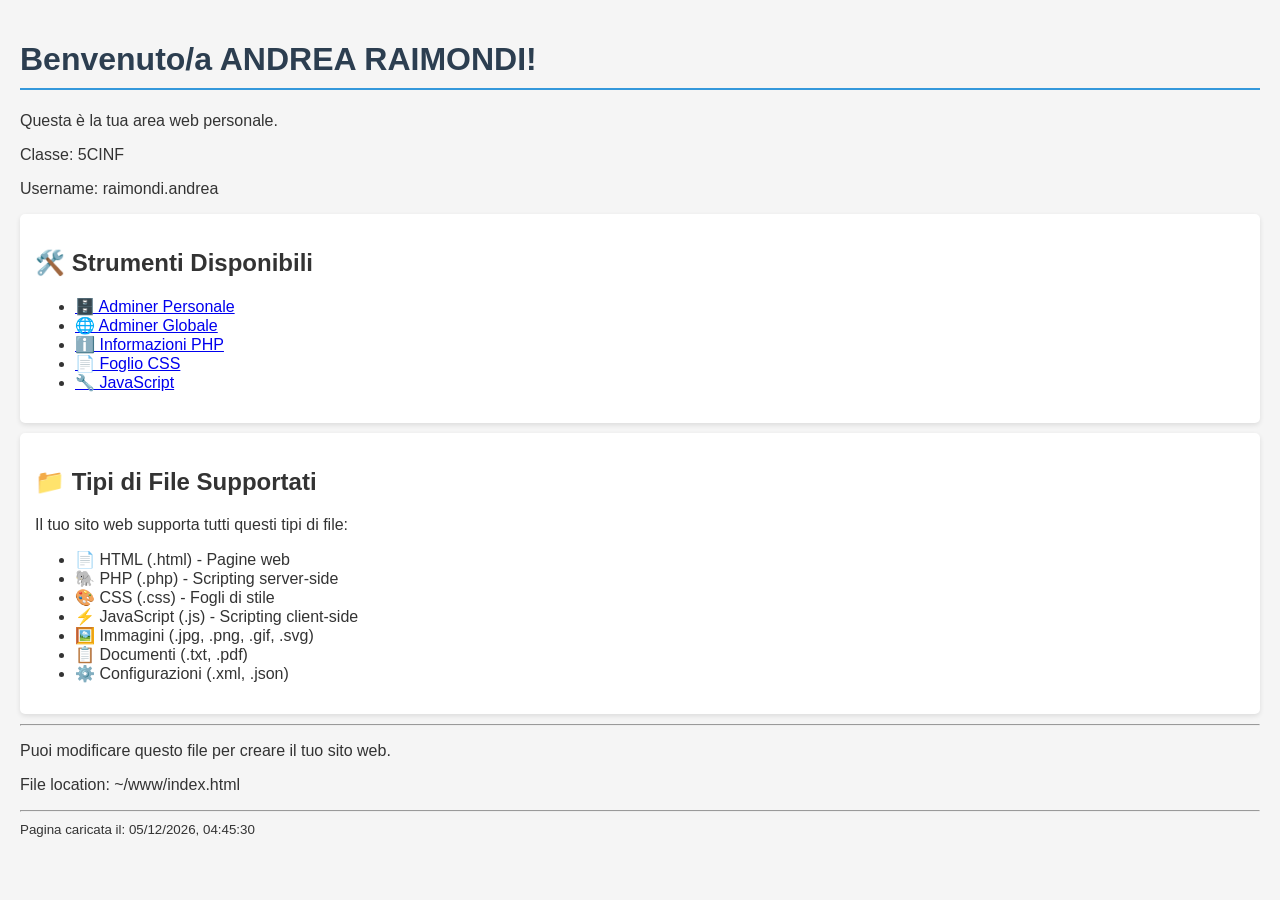
<file: index.html>
<!DOCTYPE html>
<html lang="it">
<head>
    <meta charset="UTF-8">
    <meta name="viewport" content="width=device-width, initial-scale=1.0">
    <title>ANDREA RAIMONDI - Classe 5CINF</title>
    <link rel="stylesheet" href="style.css">
</head>
<body>
    <h1>Benvenuto/a ANDREA RAIMONDI!</h1>
    <p>Questa è la tua area web personale.</p>
    <p>Classe: 5CINF</p>
    <p>Username: raimondi.andrea</p>
    
    <div class="example-section">
        <h2>🛠️ Strumenti Disponibili</h2>
        <ul>
            <li><a href="adminer.php" target="_blank">🗄️ Adminer Personale</a></li>
            <li><a href="/adminer.php" target="_blank">🌐 Adminer Globale</a></li>
            <li><a href="info.php" target="_blank">ℹ️ Informazioni PHP</a></li>
            <li><a href="style.css" target="_blank">📄 Foglio CSS</a></li>
            <li><a href="script.js" target="_blank">🔧 JavaScript</a></li>
        </ul>
    </div>
    
    <div class="example-section">
        <h2>📁 Tipi di File Supportati</h2>
        <p>Il tuo sito web supporta tutti questi tipi di file:</p>
        <ul>
            <li>📄 HTML (.html) - Pagine web</li>
            <li>🐘 PHP (.php) - Scripting server-side</li>
            <li>🎨 CSS (.css) - Fogli di stile</li>
            <li>⚡ JavaScript (.js) - Scripting client-side</li>
            <li>🖼️ Immagini (.jpg, .png, .gif, .svg)</li>
            <li>📋 Documenti (.txt, .pdf)</li>
            <li>⚙️ Configurazioni (.xml, .json)</li>
        </ul>
    </div>
    
    <hr>
    <p>Puoi modificare questo file per creare il tuo sito web.</p>
    <p>File location: ~/www/index.html</p>
    
    <script src="script.js"></script>
</body>
</html>
</file>
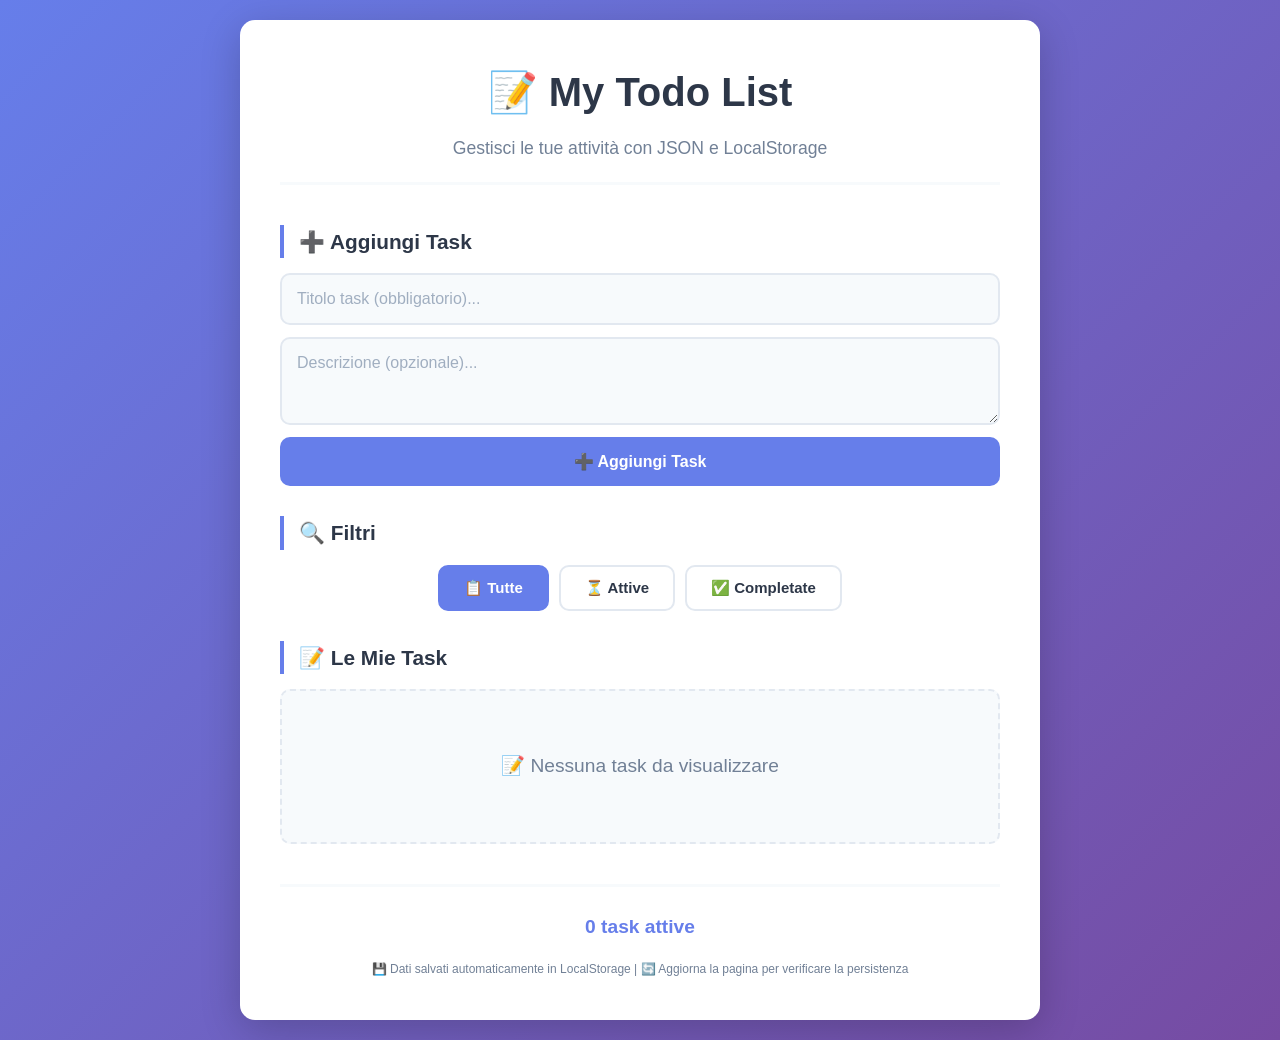
<file: es06a-todolist/index.html>
<!DOCTYPE html>
<html lang="it">
<head>
    <meta charset="UTF-8">
    <meta name="viewport" content="width=device-width, initial-scale=1.0">
    <title>My Todo List - JSON Exercise</title>
    <link rel="stylesheet" href="style.css">
</head>
<body>
    <div class="container">
        <!-- ========================================
             HEADER - Titolo Applicazione
             ======================================== -->
        <header>
            <h1>📝 My Todo List</h1>
            <p class="subtitle">Gestisci le tue attività con JSON e LocalStorage</p>
        </header>

        <!-- ========================================
             FORM - Aggiungi Nuova Task
             ======================================== -->
        <section class="add-todo-section">
            <h2>➕ Aggiungi Task</h2>
            <div class="add-todo-form">
                <!-- Input Titolo (OBBLIGATORIO) -->
                <input 
                    type="text" 
                    id="todoTitle" 
                    class="todo-input"
                    placeholder="Titolo task (obbligatorio)..." 
                    maxlength="100"
                    autocomplete="off"
                />
                
                <!-- Textarea Descrizione (OPZIONALE) -->
                <textarea 
                    id="todoDescription" 
                    class="todo-textarea"
                    placeholder="Descrizione (opzionale)..." 
                    rows="3"
                    maxlength="500"
                ></textarea>
                
                <!-- Pulsante Aggiungi -->
                <button 
                    id="addBtn" 
                    class="btn btn-primary"
                    type="button"
                >
                    ➕ Aggiungi Task
                </button>
            </div>
        </section>

        <!-- ========================================
             FILTRI - Tutte / Attive / Completate
             ======================================== -->
        <section class="filters-section">
            <h2>🔍 Filtri</h2>
            <div class="filters">
                <!-- 
                    IMPORTANTE: data-filter è usato da JavaScript per identificare il tipo di filtro
                    - "all": Mostra tutte le task
                    - "active": Mostra solo task non completate
                    - "completed": Mostra solo task completate
                -->
                <button 
                    class="filter-btn active" 
                    data-filter="all"
                    type="button"
                >
                    📋 Tutte
                </button>
                <button 
                    class="filter-btn" 
                    data-filter="active"
                    type="button"
                >
                    ⏳ Attive
                </button>
                <button 
                    class="filter-btn" 
                    data-filter="completed"
                    type="button"
                >
                    ✅ Completate
                </button>
            </div>
        </section>

        <!-- ========================================
             LISTA TASK - Container Dinamico
             ======================================== -->
        <section class="todo-list-section">
            <h2>📝 Le Mie Task</h2>
            <div id="todoList" class="todo-list">
                <!-- 
                    Le task vengono inserite qui dinamicamente da JavaScript
                    Struttura di una singola task (generata da createTodoElement()):
                    
                    <div class="todo-item [completed]" data-id="1">
                        <input type="checkbox" class="todo-checkbox" [checked]>
                        <div class="todo-content">
                            <h3 class="todo-title">Titolo task</h3>
                            <p class="todo-description">Descrizione...</p>
                            <small class="todo-date">14/03/2024, 10:30</small>
                        </div>
                        <div class="todo-actions">
                            <button class="btn-delete">🗑️ Elimina</button>
                        </div>
                    </div>
                -->
                
                <!-- Messaggio iniziale (verrà sostituito da JavaScript) -->
                <p class="empty-message">
                    🎯 Aggiungi la tua prima task per iniziare!
                </p>
            </div>
        </section>

        <!-- ========================================
             FOOTER - Contatore e Info
             ======================================== -->
        <footer class="app-footer">
            <!-- Contatore Task Attive -->
            <div class="counter">
                <span id="activeCount">0 task attive</span>
            </div>
            
            <!-- Info Sviluppatore (opzionale) -->
            <div class="dev-info">
                <small>
                    💾 Dati salvati automaticamente in LocalStorage |
                    🔄 Aggiorna la pagina per verificare la persistenza
                </small>
            </div>
        </footer>

        <!-- ========================================
             DEBUG PANEL (opzionale - per testing)
             ======================================== -->
        <!-- 
        <section class="debug-panel">
            <h3>🐛 Debug Panel</h3>
            <button onclick="console.log('Todos:', todosData)">Log Dati</button>
            <button onclick="console.log('LocalStorage:', localStorage.getItem('todoListData'))">Log Storage</button>
            <button onclick="localStorage.clear(); location.reload()">Reset App</button>
        </section>
        -->
    </div>

    <!-- ========================================
         JAVASCRIPT - Logica Applicazione
         ======================================== -->
    <script src="app.js"></script>
    <!-- 
        NOTA IMPORTANTE:
        Il file app.js deve essere l'ultimo elemento prima della chiusura </body >
        per garantire che tutto l'HTML sia caricato prima dell'esecuzione dello script 
    -->
</body>
</html>
</file>
<file: style.css>
/* Foglio di stile di esempio */
body {
    font-family: Arial, sans-serif;
    background-color: #f5f5f5;
    color: #333;
    margin: 0;
    padding: 20px;
}

h1 {
    color: #2c3e50;
    border-bottom: 2px solid #3498db;
    padding-bottom: 10px;
}

.example-section {
    background: white;
    padding: 15px;
    margin: 10px 0;
    border-radius: 5px;
    box-shadow: 0 2px 5px rgba(0,0,0,0.1);
}
</file>
<file: es06a-todolist/style.css>
/* ============================================
   RESET E CONFIGURAZIONE BASE
   ============================================ */

/* Reset margini e padding */
* {
    margin: 0;
    padding: 0;
    box-sizing: border-box;
}

/* Variabili CSS - PERSONALIZZA QUESTI COLORI! */
:root {
    /* Colori Principali */
    --primary-color: #667eea;
    --primary-dark: #5568d3;
    --secondary-color: #764ba2;
    
    /* Colori Stato */
    --success-color: #48bb78;
    --danger-color: #f56565;
    --warning-color: #ed8936;
    --info-color: #4299e1;
    
    /* Colori Testo */
    --text-color: #2d3748;
    --text-light: #718096;
    --text-lighter: #a0aec0;
    
    /* Colori Sfondo */
    --bg-color: #f7fafc;
    --card-bg: #ffffff;
    --border-color: #e2e8f0;
    
    /* Dimensioni */
    --border-radius: 10px;
    --box-shadow: 0 4px 12px rgba(0, 0, 0, 0.1);
    --transition: all 0.3s ease;
}

/* ============================================
   LAYOUT PRINCIPALE
   ============================================ */

body {
    font-family: 'Segoe UI', Tahoma, Geneva, Verdana, sans-serif;
    background: linear-gradient(135deg, var(--primary-color) 0%, var(--secondary-color) 100%);
    min-height: 100vh;
    padding: 20px;
    line-height: 1.6;
}

.container {
    max-width: 800px;
    margin: 0 auto;
    background: var(--card-bg);
    border-radius: 15px;
    box-shadow: 0 10px 40px rgba(0, 0, 0, 0.2);
    padding: 40px;
}

/* ============================================
   HEADER
   ============================================ */

header {
    text-align: center;
    margin-bottom: 40px;
    padding-bottom: 20px;
    border-bottom: 3px solid var(--bg-color);
}

header h1 {
    color: var(--text-color);
    font-size: 2.5em;
    margin-bottom: 10px;
    font-weight: 700;
}

.subtitle {
    color: var(--text-light);
    font-size: 1.1em;
}

/* ============================================
   SEZIONI
   ============================================ */

section {
    margin-bottom: 30px;
}

section h2 {
    color: var(--text-color);
    font-size: 1.3em;
    margin-bottom: 15px;
    padding-left: 5px;
    border-left: 4px solid var(--primary-color);
    padding-left: 15px;
}

/* ============================================
   FORM AGGIUNGI TASK
   ============================================ */

.add-todo-form {
    display: flex;
    flex-direction: column;
    gap: 12px;
}

/* Input e Textarea */
.todo-input,
.todo-textarea {
    width: 100%;
    padding: 15px;
    border: 2px solid var(--border-color);
    border-radius: var(--border-radius);
    font-size: 16px;
    font-family: inherit;
    transition: var(--transition);
    background: var(--bg-color);
}

.todo-input:focus,
.todo-textarea:focus {
    outline: none;
    border-color: var(--primary-color);
    background: white;
    box-shadow: 0 0 0 3px rgba(102, 126, 234, 0.1);
}

.todo-textarea {
    resize: vertical;
    min-height: 80px;
}

/* Placeholder styling */
.todo-input::placeholder,
.todo-textarea::placeholder {
    color: var(--text-lighter);
}

/* ============================================
   PULSANTI
   ============================================ */

.btn {
    padding: 15px 25px;
    border: none;
    border-radius: var(--border-radius);
    font-size: 16px;
    font-weight: 600;
    cursor: pointer;
    transition: var(--transition);
    font-family: inherit;
}

.btn:hover {
    transform: translateY(-2px);
    box-shadow: var(--box-shadow);
}

.btn:active {
    transform: translateY(0);
}

/* Pulsante Primario (Aggiungi) */
.btn-primary {
    background: var(--primary-color);
    color: white;
}

.btn-primary:hover {
    background: var(--primary-dark);
}

/* Pulsante Elimina */
.btn-delete {
    padding: 8px 15px;
    background: var(--danger-color);
    color: white;
    border: none;
    border-radius: 6px;
    font-size: 14px;
    font-weight: 600;
    cursor: pointer;
    transition: var(--transition);
}

.btn-delete:hover {
    background: #e53e3e;
    transform: scale(1.05);
}

/* ============================================
   FILTRI
   ============================================ */

.filters {
    display: flex;
    gap: 10px;
    flex-wrap: wrap;
    justify-content: center;
}

.filter-btn {
    padding: 12px 24px;
    border: 2px solid var(--border-color);
    background: white;
    color: var(--text-color);
    border-radius: var(--border-radius);
    font-size: 15px;
    font-weight: 600;
    cursor: pointer;
    transition: var(--transition);
}

.filter-btn:hover {
    border-color: var(--primary-color);
    color: var(--primary-color);
    transform: translateY(-2px);
}

/* Filtro Attivo */
.filter-btn.active {
    background: var(--primary-color);
    color: white;
    border-color: var(--primary-color);
}

.filter-btn.active:hover {
    background: var(--primary-dark);
}

/* ============================================
   LISTA TASK
   ============================================ */

.todo-list {
    display: flex;
    flex-direction: column;
    gap: 15px;
    min-height: 100px;
}

/* Messaggio Lista Vuota */
.empty-message {
    text-align: center;
    padding: 60px 20px;
    color: var(--text-light);
    font-size: 1.2em;
    background: var(--bg-color);
    border-radius: var(--border-radius);
    border: 2px dashed var(--border-color);
}

/* ============================================
   TASK ITEM (Singola Task)
   ============================================ */

.todo-item {
    display: flex;
    align-items: flex-start;
    gap: 15px;
    padding: 20px;
    background: var(--bg-color);
    border-radius: var(--border-radius);
    border: 2px solid transparent;
    transition: var(--transition);
}

.todo-item:hover {
    transform: translateY(-3px);
    box-shadow: var(--box-shadow);
    border-color: var(--primary-color);
}

/* Task Completata */
.todo-item.completed {
    opacity: 0.65;
    background: #f1f5f9;
}

.todo-item.completed .todo-title {
    text-decoration: line-through;
    color: var(--text-light);
}

.todo-item.completed .todo-description {
    text-decoration: line-through;
}

/* ============================================
   CHECKBOX
   ============================================ */

.todo-checkbox {
    width: 24px;
    height: 24px;
    margin-top: 5px;
    cursor: pointer;
    accent-color: var(--success-color);
}

/* ============================================
   CONTENUTO TASK
   ============================================ */

.todo-content {
    flex: 1;
    min-width: 0; /* Necessario per text-overflow */
}

.todo-title {
    font-size: 1.2em;
    font-weight: 600;
    color: var(--text-color);
    margin-bottom: 8px;
    word-wrap: break-word;
}

.todo-description {
    color: var(--text-light);
    font-size: 0.95em;
    margin-bottom: 10px;
    line-height: 1.5;
    word-wrap: break-word;
}

.todo-date {
    display: block;
    color: var(--text-lighter);
    font-size: 0.85em;
    font-style: italic;
}

/* ============================================
   AZIONI TASK
   ============================================ */

.todo-actions {
    display: flex;
    gap: 8px;
    align-items: flex-start;
}

/* ============================================
   FOOTER
   ============================================ */

.app-footer {
    margin-top: 40px;
    padding-top: 25px;
    border-top: 3px solid var(--bg-color);
    text-align: center;
}

.counter {
    font-size: 1.2em;
    font-weight: 600;
    color: var(--primary-color);
    margin-bottom: 15px;
}

.dev-info {
    color: var(--text-light);
    font-size: 0.9em;
}

/* ============================================
   DEBUG PANEL (opzionale)
   ============================================ */

.debug-panel {
    margin-top: 30px;
    padding: 20px;
    background: #fff3cd;
    border: 2px solid #ffc107;
    border-radius: var(--border-radius);
}

.debug-panel h3 {
    margin-bottom: 10px;
    color: #856404;
}

.debug-panel button {
    margin: 5px;
    padding: 8px 15px;
    background: #ffc107;
    border: none;
    border-radius: 5px;
    cursor: pointer;
}

.debug-panel button:hover {
    background: #e0a800;
}

/* ============================================
   RESPONSIVE DESIGN
   ============================================ */

@media (max-width: 768px) {
    .container {
        padding: 20px;
    }
    
    header h1 {
        font-size: 2em;
    }
    
    .todo-item {
        flex-direction: column;
        gap: 10px;
    }
    
    .todo-actions {
        width: 100%;
        justify-content: flex-end;
    }
    
    .filters {
        flex-direction: column;
    }
    
    .filter-btn {
        width: 100%;
    }
}

@media (max-width: 480px) {
    body {
        padding: 10px;
    }
    
    .container {
        padding: 15px;
    }
    
    header h1 {
        font-size: 1.5em;
    }
    
    section h2 {
        font-size: 1.1em;
    }
}

/* ============================================
   ANIMAZIONI (opzionali - bonus!)
   ============================================ */

/* Animazione entrata task */
@keyframes slideIn {
    from {
        opacity: 0;
        transform: translateY(-20px);
    }
    to {
        opacity: 1;
        transform: translateY(0);
    }
}

.todo-item {
    animation: slideIn 0.3s ease-out;
}

/* Pulse sul pulsante aggiungi */
@keyframes pulse {
    0%, 100% {
        transform: scale(1);
    }
    50% {
        transform: scale(1.05);
    }
}

.btn-primary:hover {
    animation: pulse 0.6s ease-in-out;
}

/* ============================================
   UTILITÀ
   ============================================ */

/* Classe per nascondere elementi */
.hidden {
    display: none !important;
}

/* Classe per testo troncato con ellipsis */
.truncate {
    white-space: nowrap;
    overflow: hidden;
    text-overflow: ellipsis;
}
</file>
